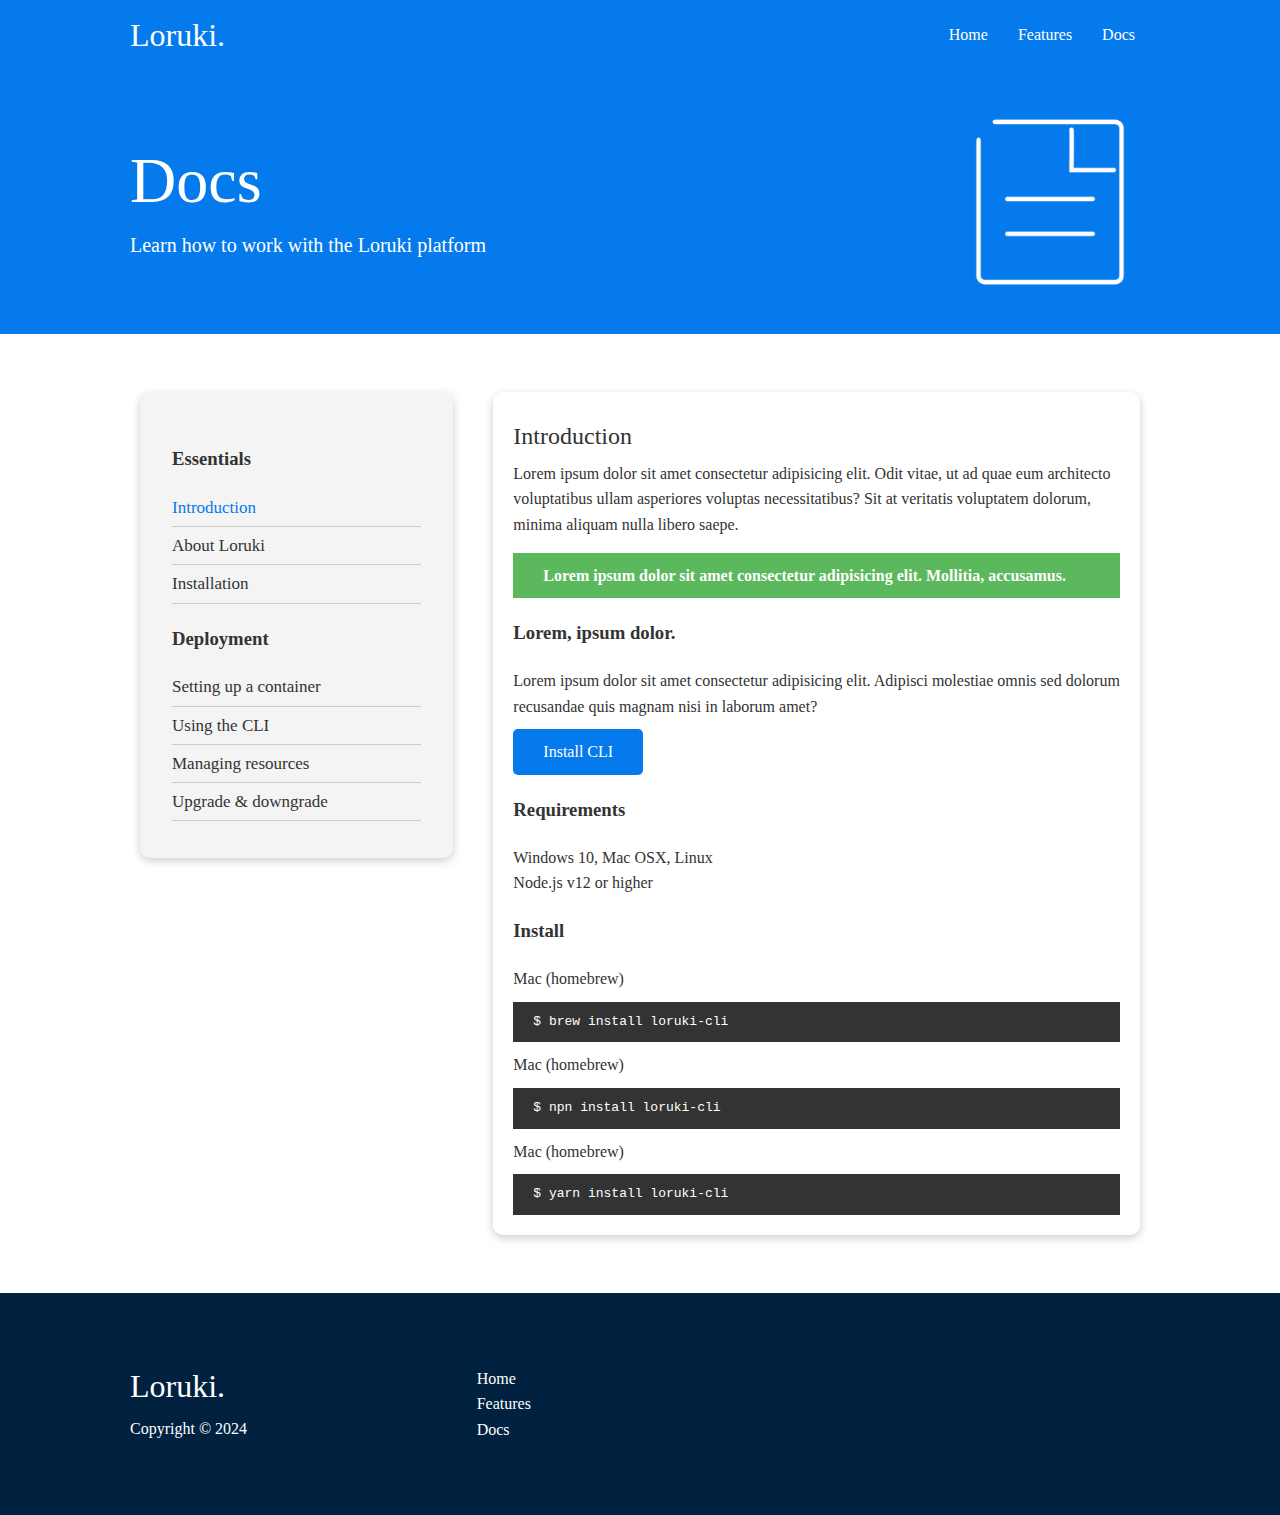
<file: docs.html>
<!DOCTYPE html>
<html lang="en">
<head>
    <meta charset="UTF-8">
    <meta name="viewport" content="width=device-width, initial-scale=1.0">
    <link rel="stylesheet" href="https://cdnjs.cloudflare.com/ajax/libs/font-awesome/6.5.2/css/all.min.css" 
    integrity="sha512-SnH5WK+bZxgPHs44uWIX+LLJAJ9/2PkPKZ5QiAj6Ta86w+fsb2TkcmfRyVX3pBnMFcV7oQPJkl9QevSCWr3W6A==" crossorigin="anonymous" 
    referrerpolicy="no-referrer" />
    <link rel="preconnect" href="https://fonts.googleapis.com">
<link rel="preconnect" href="https://fonts.gstatic.com" crossorigin>
<link href="https://fonts.googleapis.com/css2?family=Lato:ital,wght@0,100;0,300;0,400;0,700;0,900;1,100;1,300;1,400;1,700;1,900&display=swap" 
rel="stylesheet">
    <link rel="stylesheet" href="./css/utilities.css">
    <link rel="stylesheet" href="./css/styles.css">
    <title>Loruki | Cloud Hosting For Everyone</title>
</head>
<body>
  <!--Navbar-->
  <div class="navbar">
    <div class="container flex">
      <h1 class="logo">Loruki.</h1>
      <nav>
        <ul>
          <li><a href="./index.html">Home</a></li>
          <li><a href="./features.html">Features</a></li>
          <li><a href="./docs.html">Docs</a></li>           
        </ul>
      </nav>
    </div>
  </div>

  <!-- Head -->
  <section class="docs-head bg-primary py-3">
    <div class="container grid">
      <div>
        <h1 class="xl">Docs</h1>
        <p class="lead">
          Learn how to work with the Loruki platform
        </p>
      </div>
      <img src="./Images/docs.png" alt="server">
    </div>
  </section>

  <!-- Docs main -->
  <section class="docs-main my-4">
    <div class="container grid">
      <div class="card bg-light p-3">
        <h3 class="my-2">Essentials</h3>
        <nav>
          <ul>
            <li><a href="#" class="text-primary">Introduction</a></li>
            <li><a href="#">About Loruki</a></li>
            <li><a href="#">Installation</a></li>
          </ul>
        </nav>

        <h3 class="my-2">Deployment</h3>
        <nav>
          <ul>
            <li><a href="#">Setting up a container</a></li>
            <li><a href="#">Using the CLI</a></li>
            <li><a href="#">Managing resources</a></li>
            <li><a href="#">Upgrade & downgrade</a></li>
          </ul>
        </nav>
      </div>
      <div class="card">
        <h2>Introduction</h2>
        <p>Lorem ipsum dolor sit amet consectetur adipisicing elit. 
           Odit vitae, ut ad quae eum architecto voluptatibus ullam 
           asperiores voluptas necessitatibus? Sit at veritatis 
           voluptatem dolorum, minima aliquam nulla libero saepe.
        </p>

        <div class="alert alert-success">
            <i class="fas fa-info"></i>Lorem ipsum dolor sit amet consectetur 
            adipisicing elit. Mollitia, accusamus.
        </div>

        <h3>Lorem, ipsum dolor.</h3>
        <p>Lorem ipsum dolor sit amet consectetur adipisicing elit. 
           Adipisci molestiae omnis sed dolorum recusandae quis magnam nisi
           in laborum amet?
        </p>
        <a href="#" class="btn btn-primary">Install CLI</a>

        <h3>Requirements</h3>
        <ul>
           <li>Windows 10, Mac OSX, Linux</li>
           <li>Node.js v12 or higher</li>
        </ul>

        <h3>Install</h3>
        <p>Mac (homebrew)</p>
        <pre><code>$ brew install loruki-cli</code></pre>
        <p>Mac (homebrew)</p>
        <pre><code>$ npn install loruki-cli</code></pre>
        <p>Mac (homebrew)</p>
        <pre><code>$ yarn install loruki-cli</code></pre>
      </div>
    </div>
  </section>
  
  <!-- Footer -->
  <footer class="footer bg-dark py-5">
    <div class="container grid grid-3">
      <div>
        <h1>Loruki.</h1>
        <p>Copyright &copy; 2024</p>
      </div>
      <nav>
        <ul>
          <li><a href="index.html">Home</a></li>
          <li><a href="features.html">Features</a></li>
          <li><a href="doc.html">Docs</a></li>
        </ul>
      </nav>
      <div class="social">
        <a href="#"><i class="fab fa-github fa-2x"></i></a>
        <a href="#"><i class="fab fa-facebook fa-2x"></i></a>
        <a href="#"><i class="fab fa-instagram fa-2x"></i></a>
        <a href="#"><i class="fab fa-twitter fa-2x"></i></a>
      </div>
    </div>
  </footer>
</body>
</html>
</file>
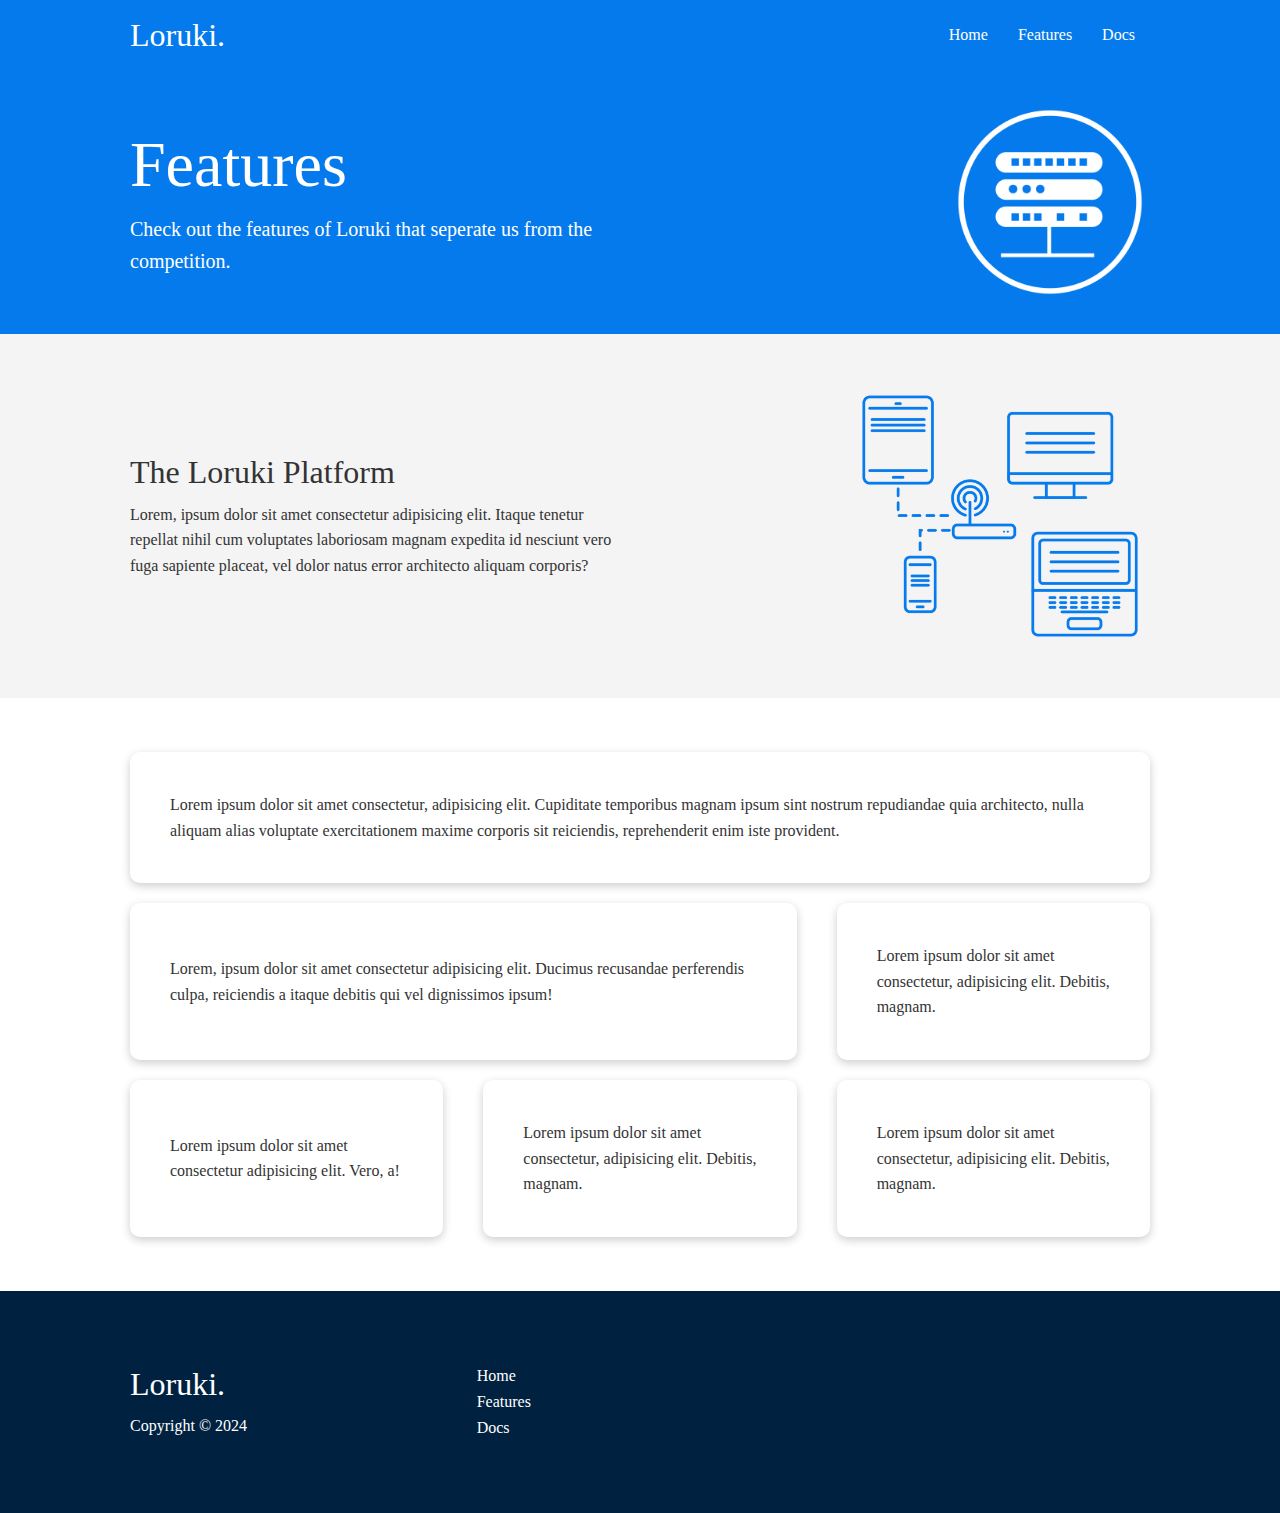
<file: features.html>
<!DOCTYPE html>
<html lang="en">
<head>
    <meta charset="UTF-8">
    <meta name="viewport" content="width=device-width, initial-scale=1.0">
    <link rel="stylesheet" href="https://cdnjs.cloudflare.com/ajax/libs/font-awesome/6.5.2/css/all.min.css" 
    integrity="sha512-SnH5WK+bZxgPHs44uWIX+LLJAJ9/2PkPKZ5QiAj6Ta86w+fsb2TkcmfRyVX3pBnMFcV7oQPJkl9QevSCWr3W6A==" crossorigin="anonymous" 
    referrerpolicy="no-referrer" />
    <link rel="preconnect" href="https://fonts.googleapis.com">
<link rel="preconnect" href="https://fonts.gstatic.com" crossorigin>
<link href="https://fonts.googleapis.com/css2?family=Lato:ital,wght@0,100;0,300;0,400;0,700;0,900;1,100;1,300;1,400;1,700;1,900&display=swap" 
rel="stylesheet">
    <link rel="stylesheet" href="./css/utilities.css">
    <link rel="stylesheet" href="./css/styles.css">
    <title>Loruki | Cloud Hosting For Everyone</title>
</head>
<body>
  <!--Navbar-->
  <div class="navbar">
    <div class="container flex">
      <h1 class="logo">Loruki.</h1>
      <nav>
        <ul>
          <li><a href="./index.html">Home</a></li>
          <li><a href="./features.html">Features</a></li>
          <li><a href="./docs.html">Docs</a></li>           
        </ul>
      </nav>
    </div>
  </div>

  <!-- Head -->
  <section class="features-head bg-primary py-3">
    <div class="container grid">
      <div>
        <h1 class="xl">Features</h1>
        <p class="lead">
          Check out the features of Loruki that seperate us 
          from the competition.
        </p>
      </div>
      <img src="./Images/server.png" alt="server">
    </div>
  </section>

<!-- Sub head -->
<section class="features-sub-head bg-light py-3">
  <div class="container grid">
    <div>
      <h1 class="md">The Loruki Platform</h1>
      <p>
        Lorem, ipsum dolor sit amet consectetur adipisicing elit. 
        Itaque tenetur repellat nihil cum voluptates laboriosam 
        magnam expedita id nesciunt vero fuga sapiente placeat, 
        vel dolor natus error architecto aliquam corporis?
      </p>
    </div>
    <img src="./Images/server2.png" alt="server">
  </div>
</section>

<section class="features-main my-2">
  <div class="container grid grid-3">
    <div class="card flex">
      <i class="fas fa-server fa-3x"></i>
      <p>Lorem ipsum dolor sit amet consectetur,
         adipisicing elit. Cupiditate temporibus magnam 
         ipsum sint nostrum repudiandae quia architecto, 
         nulla aliquam alias voluptate exercitationem maxime
         corporis sit reiciendis, reprehenderit enim iste provident.</p>
      </i>
    </div>
    <div class="card flex">
      <i class="fas fa-network-wired fa-3x"></i>
      <p>
          Lorem, ipsum dolor sit amet consectetur adipisicing elit. Ducimus
          recusandae perferendis culpa, reiciendis a itaque debitis qui vel
          dignissimos ipsum!
      </p>
  </div>
  <div class="card flex">
      <i class="fas fa-laptop-code fa-3x"></i>
      <p>
          Lorem ipsum dolor sit amet consectetur, adipisicing elit. Debitis,
          magnam.
      </p>
  </div>
  <div class="card flex">
      <i class="fas fa-database fa-3x"></i>
      <p>
          Lorem ipsum dolor sit amet consectetur adipisicing elit. Vero, a!
      </p>
  </div>
  <div class="card flex">
      <i class="fas fa-power-off fa-3x"></i>
      <p>
          Lorem ipsum dolor sit amet consectetur, adipisicing elit. Debitis,
          magnam.
      </p>
  </div>
  <div class="card flex">
      <i class="fas fa-upload fa-3x"></i>
      <p>
          Lorem ipsum dolor sit amet consectetur, adipisicing elit. Debitis,
          magnam.
      </p>
  </div>
</div>
</section>
  
  <!-- Footer -->
  <footer class="footer bg-dark py-5">
    <div class="container grid grid-3">
      <div>
        <h1>Loruki.</h1>
        <p>Copyright &copy; 2024</p>
      </div>
      <nav>
        <ul>
          <li><a href="index.html">Home</a></li>
          <li><a href="features.html">Features</a></li>
          <li><a href="doc.html">Docs</a></li>
        </ul>
      </nav>
      <div class="social">
        <a href="#"><i class="fab fa-github fa-2x"></i></a>
        <a href="#"><i class="fab fa-facebook fa-2x"></i></a>
        <a href="#"><i class="fab fa-instagram fa-2x"></i></a>
        <a href="#"><i class="fab fa-twitter fa-2x"></i></a>
      </div>
    </div>
  </footer>
</body>
</html>
</file>
<file: css/utilities.css>
.container {
    max-width: 1100px;
    margin: 0 auto;
    overflow: auto;
    padding: 0 40px;
}

.card {
    background-color: #fff;
    border-radius: 10px;
    box-shadow: 0 3px 10px rgba(0,0,0,0.2);
    padding: 20px;
    margin: 10px;
    color: #333;
}

.btn {
    display: inline-block;
    padding: 10px 30px;
    cursor: pointer;
    background-color: var(--primary-color);
    color: #fff;
    border: none;
    border-radius: 5px;
}

.btn-outline {
    background-color: transparent;
    border: 1px solid #fff;
}

.btn:hover {
    transform: scale(0.98);
}

/* Backgrounds & colored buttons */
.bg-primary, .btn-primary {
    background-color: var(--primary-color);
    color: #fff;
}

.bg-secondary, .btn-secondary {
    background-color: var(--secondary-color);
    color: #fff;
}

.bg-dark, .btn-dark {
    background-color: var(--dark-color);
    color: #fff;
}

.bg-light, .btn-light {
    background-color: var(--light-color);
    color: #333;
}

.bg-primary a, .btn-primary a,
.bg-secondary a, .btn-secondary a,
.bg-dark a, .btn-dark a {
    color: #fff;
}

/* Test Colors */
.text-primary {
    color: var(--primary-color);
}

.text-secondary {
    color: var(--secondary-color);
}

.text-dark {
    color: var(--dark-color);
}

.text-light {
    color: var(--light-color);
}



/* Text Sizes */

.lead {
    font-size: 20px;
}

.sm {
    font-size: 1rem;
}

.md {
    font-size: 2rem;
}

.lg {
    font-size: 3rem;
}

.xl {
    font-size: 4rem;
}


.text-center {
    text-align: center;
}

/* Alert */
.alert {
    background-color: var(--light-color);
    padding: 10px 20px;
    font-weight: bold;
    margin: 15px 0;
}

.alert i {
    margin-right: 10px;
}

.alert-success {
    background-color: #5cb85c;
    color: #fff;
}

.alert-error {
    background-color: #d9534f;
}

.flex {
    display: flex;
    justify-content: center;
    align-items: center;
    height: 100%;
}

.grid {
    display: grid;
    grid-template-columns: repeat(2, 1fr);
    gap: 20px;
    justify-content: center;
    align-items: center;
    height: 100%;
}

.grid-3 {
    grid-template-columns: repeat(3, 1fr);
}

/* Margin */
.my-1 {   
    margin: 1rem 0;
}

.my-2 {
    margin: 1.5rem 0;
}

.my-3 {
    margin: 2rem 0;
}

.my-4 {
    margin: 3rem 0;
}

.my-5 {
    margin: 4rem 0;
}

.m-1 {   
    margin: 1rem;
}

.m-2 {
    margin: 1.5rem;
}

.m-3 {
    margin: 2rem;
}

.m-4 {
    margin: 3rem;
}

.m-5 {
    margin: 4rem;
}

/* Padding */
.py-1 {   
    padding: 1rem 0;
}

.py-2 {
    padding: 1.5rem 0;
}

.py-3 {
    padding: 2rem 0;
}

.py-4 {
    padding: 3rem 0;
}

.py-5 {
    padding: 4rem 0;
}

.p-1 {   
    padding: 1rem;
}

.p-2 {
    padding: 1.5rem ;
}

.p-3 {
    padding: 2rem;
}

.p-4 {
    padding: 3re;
}

.py-5 {
    padding: 4rem;
}
</file>
<file: css/styles.css>
/* Brad's base styles */

:root {
    --primary-color: #047aed;
    --secondary-color: #1c3fa8;
    --dark-color: #002240;
    --light-color: #f4f4f4;
    --success-color: #5cb85c;
    --error-color: #d9534f;
}

* {
  box-sizing: border-box;
  padding: 0;
  margin: 0;
}

body {
    font-family: 'Lato' sans-serif;
    color: #333;
    line-height: 1.6;
}

ul {
    list-style-type: none;
}

a {
    text-decoration: none;
    color: #333;
}

h1, h2 {
    font-weight: 200;
    line-height: 1.2;
    margin: 10px 0;
}

p {
    margin: 10px 0;
}

img {
    width: 100%;
}

code, pre {
    background: #333;
    color: #fff;
    padding: 10px;
}

/* Navbar Styles */

.navbar {
    background-color: var(--primary-color);
    color: #fff;
    height: 70px;
}

.navbar ul {
    display: flex;
}

.navbar a {
    color: #fff;
    padding: 10px;
    margin: 0 5px;
}

.navbar a:hover {
    border-bottom: 2px solid white;
}

.navbar .flex {
    justify-content: space-between;
}

/* Showcase */
.showcase {
    height: 400px;
    background-color: var(--primary-color);
    color: #fff;
    position: relative;
}

.showcase h1 {
    font-size: 40px;
}

.showcase p {
    margin: 20px 0;
}

.showcase .grid {
    overflow: visible;
    grid-template-columns: 55% 45%;
    gap: 30px;
}

.showcase-text {
    animation: slideInFromLeft 1s ease-in;
}

.showcase-form {
    position: relative;
    top: 60px;
    height: 350px;
    width: 400px;
    padding: 40px;
    z-index: 100;
    animation: slideInFromRight 1s ease-in;
    /* justify-self: flex-end; */
}

.showcase-form .form-control {
    margin: 30px 0;
}

.showcase-form input[type='text'], 
.showcase-form input[type='email'] {
   border: 0;
   border-bottom: 1px solid #b4becb;
   width: 100%;
   padding: 3px;
   font-size: 16px;
}

.showcase input:focus {
    outline: none;
}

.showcase::before, 
.showcase::after {
    content: '';
    position: absolute;
    height: 100px;
    bottom: -70px;
    right: 0;
    left: 0;
    background: #fff;
    transform: skewY(-3deg);
    -webkit-transform: skewY(-3deg);
    -moz-transform: skewY(-3deg);
    -ms-transform: skewY(-3deg);
}

/* Stats */
.stats {
    padding-top: 100px;
    animation: slideInFromBottom 1s ease-in;
}

/* 
.stats-heading {
    max-width: 500px;
    margin: auto;
}
*/

.stats .grid h3 {
    font-size: 35px;
}

.stats .grid p {
    font-size: 20px;
    font-weight: bold;
}

/* Cli */
.cli .grid {
    grid-template-columns: repeat(3, 1fr);
    grid-template-rows: repeat(2, 1fr);
}

.cli .grid > *:first-child {
    grid-column: 1 / span 2;
    grid-row: 1 / span 2;
}

/* Languages */

.languages .flex {
    flex-wrap: wrap;
}
.languages .card{
    text-align: center;
    margin: 18px 10px 40px;
    transition: transform 0.2s ease-in;
}

.languages .card h4 {
    font-size: 20px;
    margin-bottom: 10px;
}

.languages .card:hover {
    transform: translateY(-15px);
}

/* Features */
.features-head img, .docs-head img {
    width: 200px;
    justify-self: flex-end;
}

.features-sub-head img {
    width: 300px;
    justify-self: flex-end;
}

.features-main .card > i {
    margin-right: 20px;
}

.features-main .grid {
    padding: 30px;
}

.features-main .card:nth-of-type(1) {
    grid-column: 1 / -1;
}

.features-main .card:nth-of-type(2) {
    grid-column: 1 / 3;
}

/* Docs */
.docs-main h3 {
    margin: 20px 0;
}

.docs-main .grid {
    grid-template-columns: 1fr 2fr;
    align-items: flex-start;
}

.docs-main nav li {
    font-size: 17px;
    padding-bottom: 5px;
    margin-bottom: 5px;
    border-bottom: 1px #ccc solid;
}

.docs-main a:hover {
    font-weight: bold;
}

/* Animations */
@keyframes slideInFromLeft {
    0% {
        transform: translateX(-100%);
    }

    100% {
        transform: translateX(0);
    }
}

@keyframes slideInFromRight {
    0% {
        transform: translateX(100%);
    }

    100% {
        transform: translateX(0);
    }
}

@keyframes slideInFromTop {
    0% {
        transform: translateY(-100%);
    }

    100% {
        transform: translateY(0);
    }
}

@keyframes slideInFromBottom {
    0% {
        transform: translateY(100%);
    }

    100% {
        transform: translateY(0);
    }
}

/* Footer */
.footer .social a {
    margin: 0 10px;
}

/* Tablets and under */
@media (max-width: 768px) {
    .grid,
    .showcase .grid,
    .stats .grid,
    .cli .grid,
    .cloud .grid,
    .features-main .grid,
    .docs-main .grid {
        grid-template-columns: 1fr;
        grid-template-rows: 1fr;
    }

    .showcase {
        height: auto;
    }

    .showcase-text {
        text-align: center;
        margin-top: 40px;
        animation: slideInFromTop 1s ease-in;
    }

    .showcase-form {
        justify-self: center;
        margin: auto;
        animation: slideInFromBottom 1s ease-in;
    }

    .cli .grid > *:first-child {
        grid-column: 1;
        grid-row: 1;
    }

    .features-head,
    .features-sub-head,
    .docs-head {
        text-align: center;
    }

    .features-head img,
    .features-sub-head img,
    .docs-head img {
        justify-self: center;
    }

    .features-main .grid >*:first-child,
    .features-main .grid >:nth-child(2) {
        grid-column: 1;
    }
}

/* Mobile */
@media (max-width: 500px) {
    .navbar {
        height: 110px;
    }

    .navbar .flex {
        flex-direction: column;
    }

    .navbar ul {
        padding: 10px;
        background-color: rgba(0, 0, 0, 0.1);
    }
}
</file>
